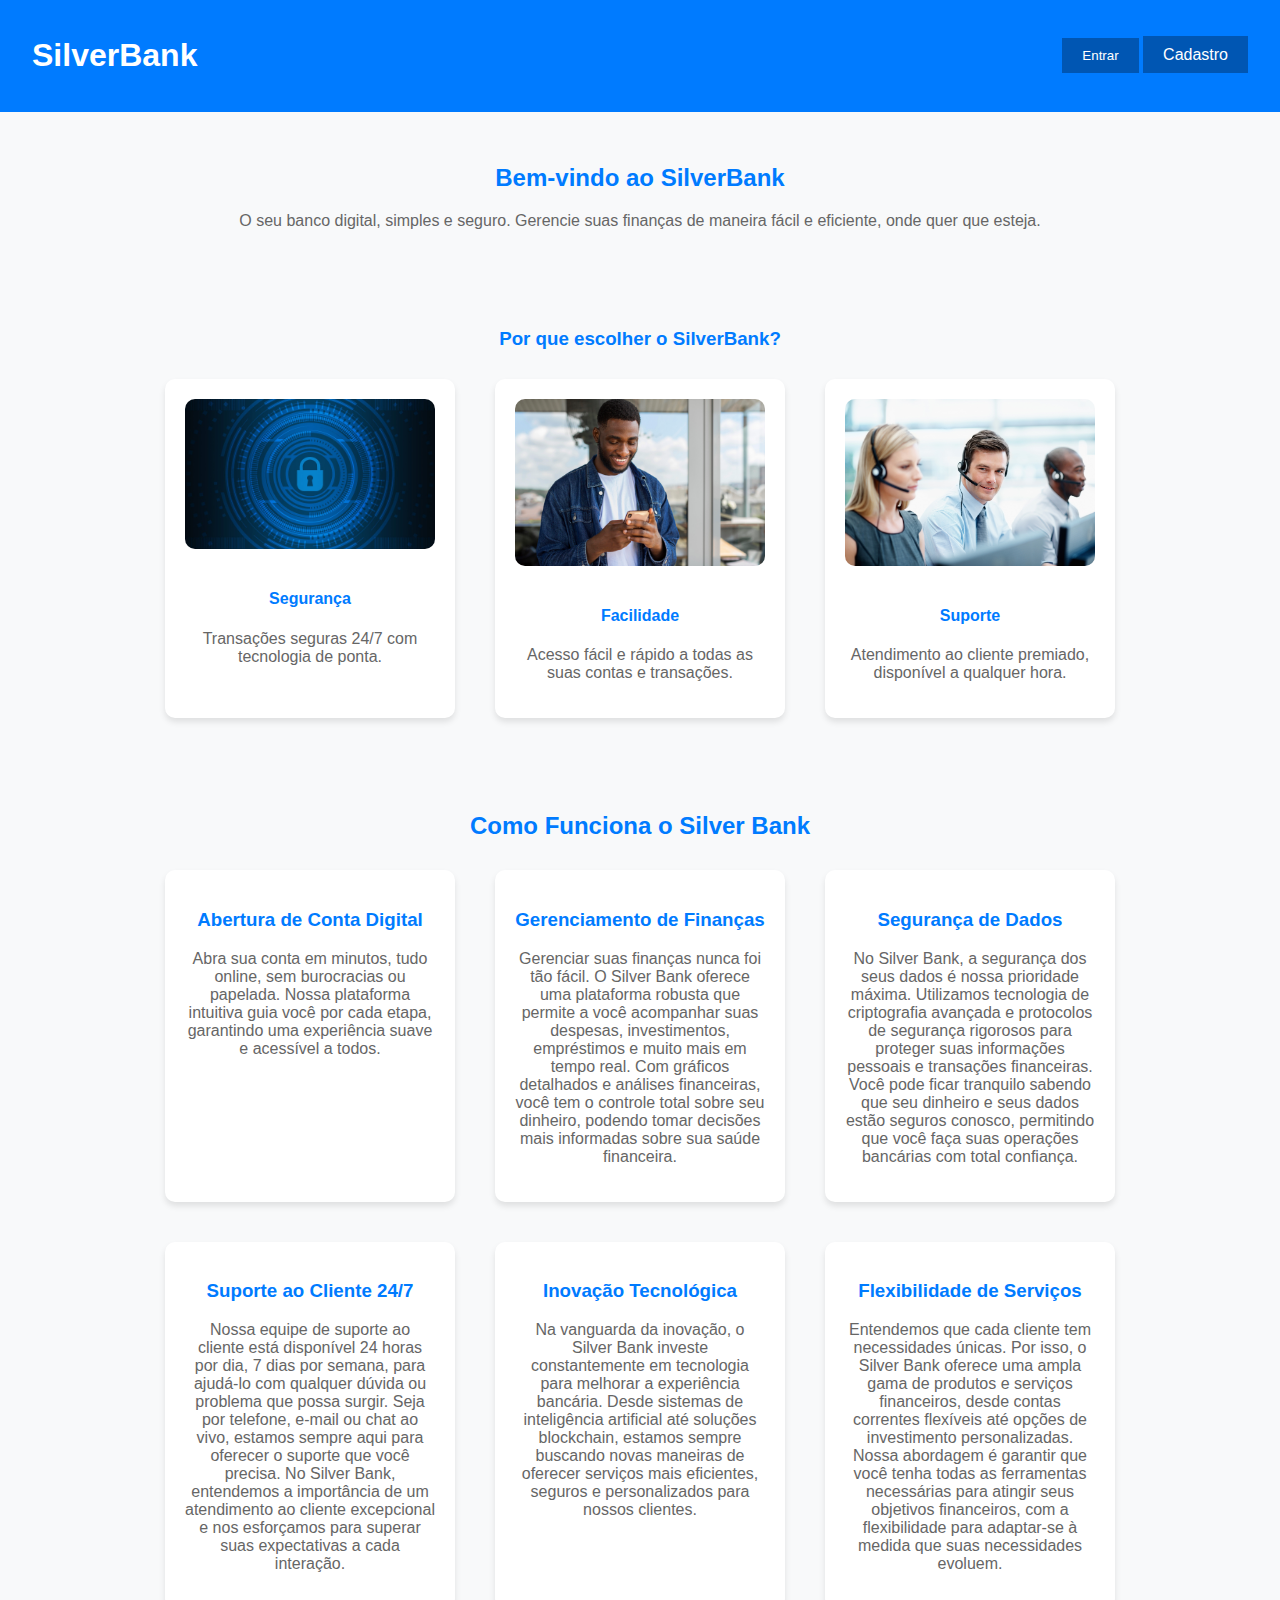
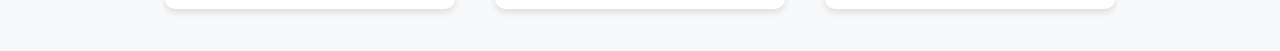
<file: src/main/resources/frontend/html/index.html>
<!DOCTYPE html>
<html lang="pt">
<head>
    <meta charset="UTF-8">
    <meta name="viewport" content="width=device-width, initial-scale=1.0">
    <title>SilverBank - Bem-vindo</title>
    <link rel="stylesheet" href="../css/estilos.css">
    <link rel="shortcut icon" href="../imgs/favicon.ico">
</head>
<body>
    <header class="navbar">
        <h1>SilverBank</h1>
        <div>
            <button class="btn" onclick="window.location.href='login.html'">Entrar</button>
            <a href="cadastro.html" class="btn">Cadastro</a>
        </div>
    </header>
    <main>
        <section class="hero">
            <h2>Bem-vindo ao SilverBank</h2>
            <p>O seu banco digital, simples e seguro. Gerencie suas finanças de maneira fácil e eficiente, onde quer que esteja.</p>
        </section>
        <section class="features">
            <h3>Por que escolher o SilverBank?</h3>
            <div class="features-content">
                <div class="feature-item">
                    <img src="../imgs/seguranca.jpg" alt="Segurança">
                    <h4>Segurança</h4>
                    <p>Transações seguras 24/7 com tecnologia de ponta.</p>
                </div>
                <div class="feature-item">
                    <img src="../imgs/facilidade.jpg" alt="Facilidade">
                    <h4>Facilidade</h4>
                    <p>Acesso fácil e rápido a todas as suas contas e transações.</p>
                </div>
                <div class="feature-item">
                    <img src="../imgs/suporte.jpg" alt="Suporte">
                    <h4>Suporte</h4>
                    <p>Atendimento ao cliente premiado, disponível a qualquer hora.</p>
                </div>
            </div>
        </section>
        <section class="como-funciona">
            <h2>Como Funciona o Silver Bank</h2>
            <div class="funciona-container">
                <div class="funciona-item">
                    <h3>Abertura de Conta Digital</h3>
                    <p>Abra sua conta em minutos, tudo online, sem burocracias ou papelada. Nossa plataforma intuitiva guia você por cada etapa, garantindo uma experiência suave e acessível a todos.</p>
                </div>
                <div class="funciona-item">
                    <h3>Gerenciamento de Finanças</h3>
                    <p>Gerenciar suas finanças nunca foi tão fácil. O Silver Bank oferece uma plataforma robusta que permite a você acompanhar suas despesas, investimentos, empréstimos e muito mais em tempo real. Com gráficos detalhados e análises financeiras, você tem o controle total sobre seu dinheiro, podendo tomar decisões mais informadas sobre sua saúde financeira.</p>
                </div>
                <div class="funciona-item">
                    <h3>Segurança de Dados</h3>
                    <p>No Silver Bank, a segurança dos seus dados é nossa prioridade máxima. Utilizamos tecnologia de criptografia avançada e protocolos de segurança rigorosos para proteger suas informações pessoais e transações financeiras. Você pode ficar tranquilo sabendo que seu dinheiro e seus dados estão seguros conosco, permitindo que você faça suas operações bancárias com total confiança.</p>
                </div>
                <div class="funciona-item">
                    <h3>Suporte ao Cliente 24/7</h3>
                    <p>Nossa equipe de suporte ao cliente está disponível 24 horas por dia, 7 dias por semana, para ajudá-lo com qualquer dúvida ou problema que possa surgir. Seja por telefone, e-mail ou chat ao vivo, estamos sempre aqui para oferecer o suporte que você precisa. No Silver Bank, entendemos a importância de um atendimento ao cliente excepcional e nos esforçamos para superar suas expectativas a cada interação.</p>
                </div>
                <div class="funciona-item">
                  <h3>Inovação Tecnológica</h3>
                  <p>Na vanguarda da inovação, o Silver Bank investe constantemente em tecnologia para melhorar a experiência bancária. Desde sistemas de inteligência artificial até soluções blockchain, estamos sempre buscando novas maneiras de oferecer serviços mais eficientes, seguros e personalizados para nossos clientes.</p>
              </div>
              <div class="funciona-item">
                  <h3>Flexibilidade de Serviços</h3>
                  <p>Entendemos que cada cliente tem necessidades únicas. Por isso, o Silver Bank oferece uma ampla gama de produtos e serviços financeiros, desde contas correntes flexíveis até opções de investimento personalizadas. Nossa abordagem é garantir que você tenha todas as ferramentas necessárias para atingir seus objetivos financeiros, com a flexibilidade para adaptar-se à medida que suas necessidades evoluem.</p>
              </div>
            </div>
        </section>
    </main>

</body>
</html>
</file>
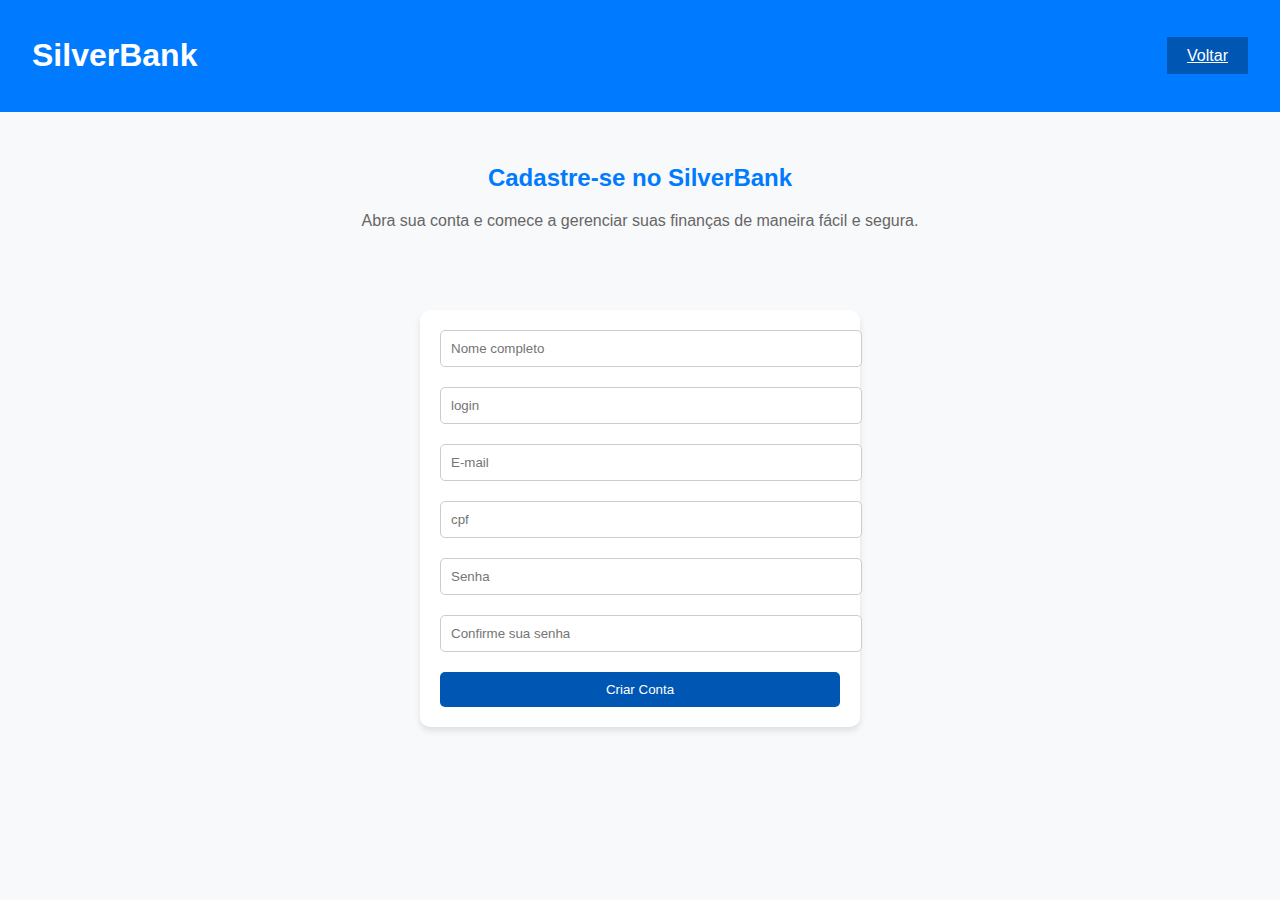
<file: src/main/resources/frontend/html/cadastro.html>
<!DOCTYPE html>
<html lang="pt">
<head>
    <meta charset="UTF-8">
    <meta name="viewport" content="width=device-width, initial-scale=1.0">
    <title>SilverBank - Cadastro</title>
    <link rel="stylesheet" href="../css/cadastro.css">
    <link rel="shortcut icon" href="../imgs/favicon.ico">

</head>
<body>
    <header class="navbar">
        <h1>SilverBank</h1>
        <div>
            <a href="index.html" class="btn">Voltar</a>
        </div>
    </header>
    <main>
        <section class="hero">
            <h2>Cadastre-se no SilverBank</h2>
            <p>Abra sua conta e comece a gerenciar suas finanças de maneira fácil e segura.</p>
        </section>
        <section class="cadastro">
            <form class="cadastro-form">
                <input type="text" placeholder="Nome completo" required>
                <input type="text" placeholder="login" required>
                <input type="email" placeholder="E-mail" required>
                <input type="text" placeholder="cpf" required>
                <input type="password" placeholder="Senha" required>
                <input type="password" placeholder="Confirme sua senha" required>
                <button type="submit" class="btn">Criar Conta</button>
            </form>
        </section>
    </main>
    <script src="../js/cadastro.js"></script>
</body>
</html>
</file>
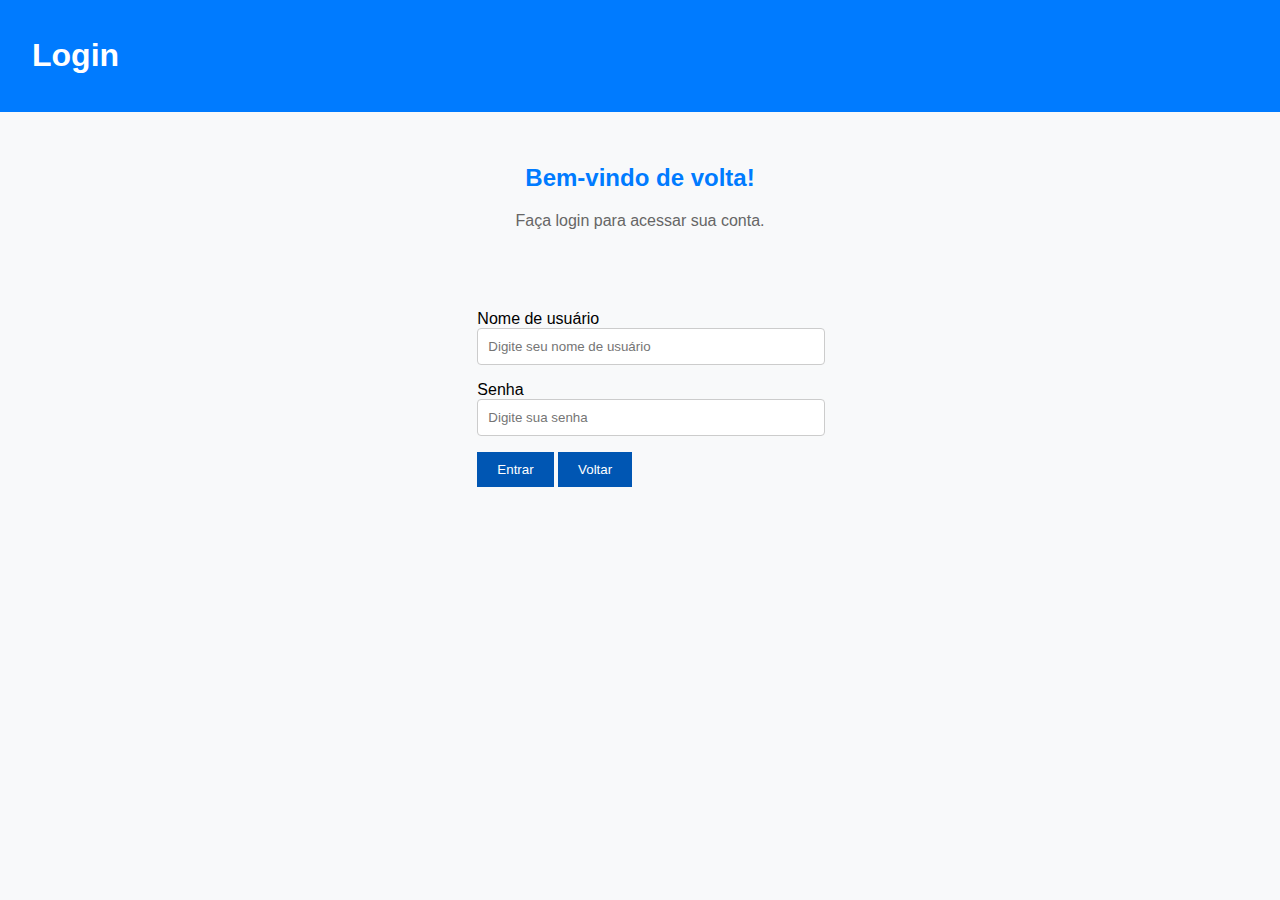
<file: src/main/resources/frontend/html/login.html>
<!DOCTYPE html>
<html>
<head>
    <title>Login</title>
    <style>
        :root {
            --azul-primario: #007bff;
            --azul-escuro: #0056b3;
            --azul-hover: #003d7a;
            --cinza-fundo: #f8f9fa;
            --cinza-texto: #666;
            --branco: #ffffff;
            --sombra: rgba(0,0,0,0.1);
        }

        body, html {
            margin: 0;
            padding: 0;
            font-family: 'Arial', sans-serif;
            background-color: var(--cinza-fundo);
        }

        .navbar {
            background-color: var(--azul-primario);
            color: var(--branco);
            padding: 1em 2em;
            display: flex;
            justify-content: space-between;
            align-items: center;
        }

        .btn {
            background-color: var(--azul-escuro);
            color: var(--branco);
            border: none;
            padding: 10px 20px;
            cursor: pointer;
            transition: background-color 0.3s ease;
            text-decoration: none;
        }

        .btn:hover {
            background-color: var(--azul-hover);
        }

        .hero {
            padding: 2em;
            text-align: center;
        }

        .login-container {
            display: flex;
            justify-content: center;
            align-items: center;
            padding: 2em;
        }

        .form-group {
            margin-bottom: 1em;
        }

        .form-control {
            width: 100%;
            padding: 10px;
            border: 1px solid #ccc;
            border-radius: 4px;
        }

        .error-message {
            color: red;
            margin-bottom: 1em;
        }

        h2, h3, h4 {
            color: var(--azul-primario);
        }

        p {
            color: var(--cinza-texto);
        }
    </style>
    <link rel="shortcut icon" href="../imgs/favicon.ico">
</head>
<body>
<div class="navbar">
    <h1>Login</h1>
</div>
<div class="hero">
    <h2>Bem-vindo de volta!</h2>
    <p>Faça login para acessar sua conta.</p>
</div>
<div class="login-container">
    <form action="/login" method="post">
        <div id="error-message" class="error-message" style="display: none;">Credenciais inválidas</div>
        <div class="form-group">
            <label>Nome de usuário</label>
            <input type="text" name="username" class="form-control" placeholder="Digite seu nome de usuário" required>
        </div>
        <div class="form-group">
            <label>Senha</label>
            <input type="password" name="password" class="form-control" placeholder="Digite sua senha" required>
        </div>
        <div class="form-group">
            <input type="submit" class="btn" value="Entrar">
            <button type="button" id="btn-voltar" class="btn">Voltar</button>
        </div>
    </form>
</div>

<script>
    document.getElementById('btn-voltar').addEventListener('click', function() {
        window.location.href = '/'; // Redireciona para a página inicial ou qualquer outra página desejada
    });

    // Verifica se há uma mensagem de erro na URL
    const urlParams = new URLSearchParams(window.location.search);
    if (urlParams.has('error')) {
        document.getElementById('error-message').style.display = 'block';
    }
</script>

</body>
</html>
</file>
<file: src/main/resources/frontend/css/estilos.css>
/* Padrão de Cores e Estilos Base */
:root {
  --azul-primario: #007bff;
  --azul-escuro: #0056b3;
  --azul-hover: #003d7a;
  --cinza-fundo: #f8f9fa;
  --cinza-texto: #666;
  --branco: #ffffff;
  --sombra: rgba(0,0,0,0.1);
}

body, html {
  margin: 0;
  padding: 0;
  font-family: 'Arial', sans-serif;
  background-color: var(--cinza-fundo);
}

.navbar {
  background-color: var(--azul-primario);
  color: var(--branco);
  padding: 1em 2em;
  display: flex;
  justify-content: space-between;
  align-items: center;
}

.btn {
  background-color: var(--azul-escuro);
  color: var(--branco);
  border: none;
  padding: 10px 20px;
  cursor: pointer;
  transition: background-color 0.3s ease;
}

.btn:hover {
  background-color: var(--azul-hover);
}

.hero, .features, .como-funciona {
  padding: 2em;
  text-align: center;
}

.features-content, .funciona-container {
  display: flex;
  flex-wrap: wrap;
  justify-content: center;
  gap: 20px;
}

.feature-item, .funciona-item {
  width: 250px;
  padding: 20px;
  background-color: var(--branco);
  box-shadow: 0 4px 6px var(--sombra);
  border-radius: 10px;
  margin: 10px;
}

.btn {
  text-decoration: none;
}

.feature-item img, .funciona-item img {
  width: 100%; /* Ajusta a imagem para preencher o container */
  height: auto;
  border-radius: 10px; /* Arredonda os cantos da imagem */
  margin-bottom: 1em;
}

h2, h3, h4 {
  color: var(--azul-primario);
}

p {
  color: var(--cinza-texto);
}
</file>
<file: src/main/resources/frontend/css/cadastro.css>
/* Padrão de Cores e Estilos Base */
:root {
  --azul-primario: #007bff;
  --azul-escuro: #0056b3;
  --azul-hover: #003d7a;
  --cinza-fundo: #f8f9fa;
  --cinza-texto: #666;
  --branco: #ffffff;
  --sombra: rgba(0,0,0,0.1);
}

body, html {
  margin: 0;
  padding: 0;
  font-family: 'Arial', sans-serif;
  background-color: var(--cinza-fundo);
}

.navbar {
  background-color: var(--azul-primario);
  color: var(--branco);
  padding: 1em 2em;
  display: flex;
  justify-content: space-between;
  align-items: center;
}

.btn {
  background-color: var(--azul-escuro);
  color: var(--branco);
  border: none;
  padding: 10px 20px;
  cursor: pointer;
  transition: background-color 0.3s ease;
}

.btn:hover {
  background-color: var(--azul-hover);
}

.hero, .features, .como-funciona {
  padding: 2em;
  text-align: center;
}

.features-content, .funciona-container {
  display: flex;
  flex-wrap: wrap;
  justify-content: center;
  gap: 20px;
}

.feature-item, .funciona-item {
  width: 250px;
  padding: 20px;
  background-color: var(--branco);
  box-shadow: 0 4px 6px var(--sombra);
  border-radius: 10px;
  margin: 10px;
}

.feature-item img, .funciona-item img {
  width: 100%; /* Ajusta a imagem para preencher o container */
  height: auto;
  border-radius: 10px; /* Arredonda os cantos da imagem */
  margin-bottom: 1em;
}

h2, h3, h4 {
  color: var(--azul-primario);
}

p {
  color: var(--cinza-texto);
}

.cadastro {
  padding: 2em;
  display: flex;
  justify-content: center;
}

.cadastro-form {
  width: 100%;
  max-width: 400px;
  background-color: var(--branco);
  padding: 20px;
  box-shadow: 0 4px 6px var(--sombra);
  border-radius: 10px;
}

.cadastro-form input {
  width: 100%;
  padding: 10px;
  margin-bottom: 20px;
  border: 1px solid #ccc;
  border-radius: 5px;
}

.cadastro-form button {
  width: 100%;
  padding: 10px;
  border-radius: 5px;
}
</file>
